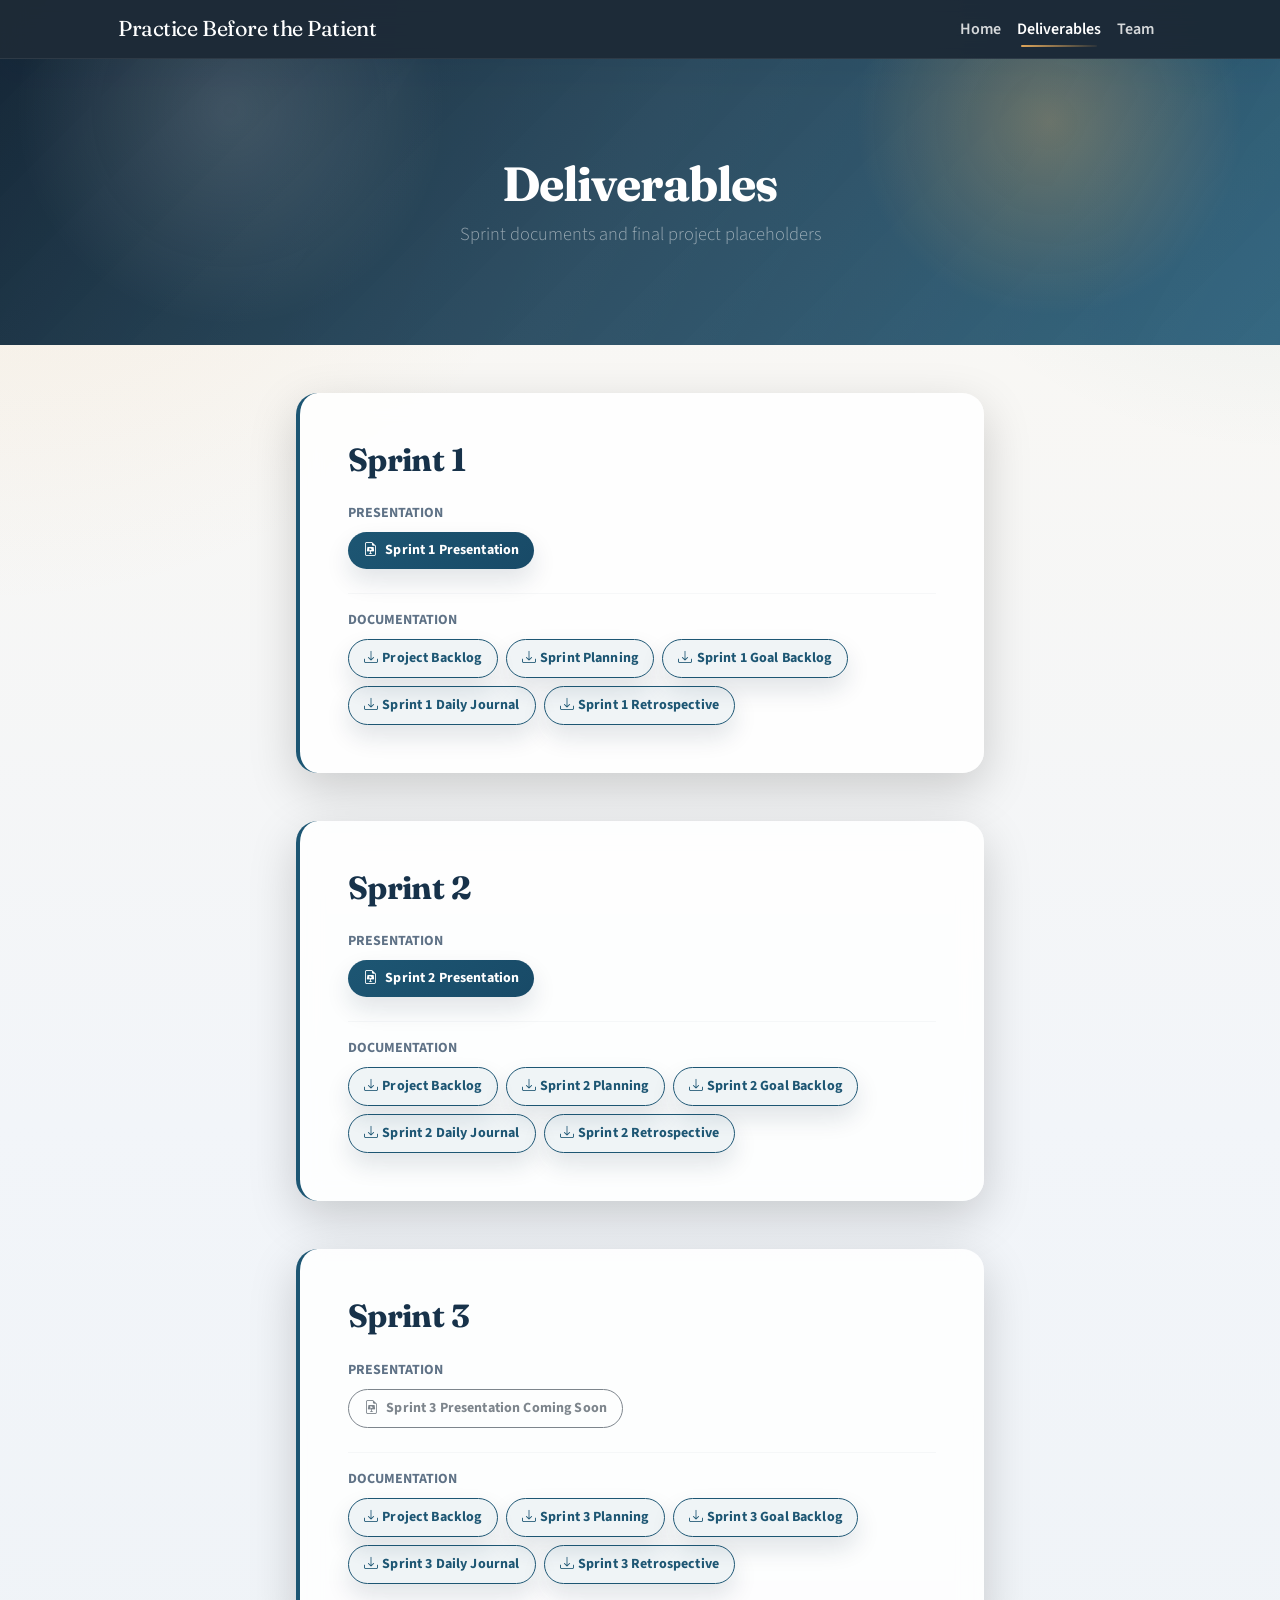
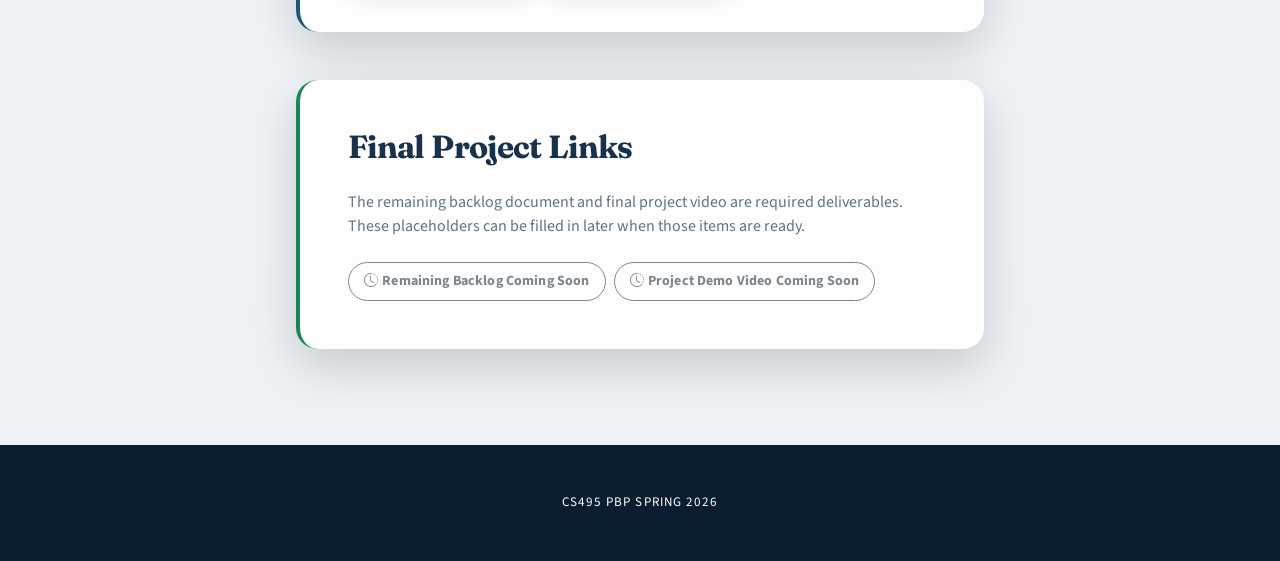
<file: deliverables.html>
<!DOCTYPE html>
<html lang="en">
    <head>
        <meta charset="utf-8" />
        <meta name="viewport" content="width=device-width, initial-scale=1, shrink-to-fit=no" />
        <meta name="description" content="" />
        <meta name="author" content="" />
        <title>Deliverables - Practice Before the Patient</title>
        <!-- Favicon-->
        <link rel="icon" type="image/x-icon" href="assets/favicon.ico" />
        <link rel="preconnect" href="https://fonts.googleapis.com" />
        <link rel="preconnect" href="https://fonts.gstatic.com" crossorigin />
        <link href="https://fonts.googleapis.com/css2?family=Fraunces:opsz,wght@9..144,600;9..144,700&family=Source+Sans+3:wght@400;500;600;700&display=swap" rel="stylesheet" />
        <!-- Bootstrap icons-->
        <link href="https://cdn.jsdelivr.net/npm/bootstrap-icons@1.4.1/font/bootstrap-icons.css" rel="stylesheet" />
        <!-- Core theme CSS (includes Bootstrap)-->
        <link href="css/styles.css" rel="stylesheet" />
    </head>
    <body>
        <!-- Responsive navbar-->
        <nav class="navbar navbar-expand-lg navbar-dark bg-dark">
            <div class="container px-5">
                <a class="navbar-brand" href="index.html">Practice Before the Patient</a>
                <button class="navbar-toggler" type="button" data-bs-toggle="collapse" data-bs-target="#navbarSupportedContent" aria-controls="navbarSupportedContent" aria-expanded="false" aria-label="Toggle navigation"><span class="navbar-toggler-icon"></span></button>
                <div class="collapse navbar-collapse" id="navbarSupportedContent">
                    <ul class="navbar-nav ms-auto mb-2 mb-lg-0">
                        <li class="nav-item"><a class="nav-link" href="index.html">Home</a></li>
                        <li class="nav-item"><a class="nav-link active" aria-current="page" href="deliverables.html">Deliverables</a></li>
                        <li class="nav-item"><a class="nav-link" href="team.html">Team</a></li>
                    </ul>
                </div>
            </div>
        </nav>

        <!-- Header-->
        <header class="bg-dark py-5">
            <div class="container px-5">
                <div class="row gx-5 justify-content-center">
                    <div class="col-lg-6">
                        <div class="text-center my-5">
                            <h1 class="display-5 fw-bolder text-white mb-2">Deliverables</h1>
                            <p class="lead text-white-50 mb-4">Sprint documents and final project placeholders</p>
                        </div>
                    </div>
                </div>
            </div>
        </header>

        <!-- Deliverables Content -->
        <section class="py-5">
            <div class="container px-5">
                <!-- Sprint 1 -->
                <div class="row mb-5">
                    <div class="col-lg-8 mx-auto">
                        <div class="card border-0 shadow-lg border-start border-primary" style="border-left-width: 4px !important;">
                            <div class="card-body p-5">
                                <h2 class="fw-bolder mb-4">Sprint 1</h2>
                                <div class="mb-4">
                                    <p class="text-uppercase text-muted small fw-bold mb-2">Presentation</p>
                                    <a class="btn btn-sm btn-primary" href="assets/Sprint1/Sprint 1 Presentation.pdf" download>
                                        <i class="bi bi-file-earmark-slides me-2"></i>Sprint 1 Presentation
                                    </a>
                                </div>
                                <hr class="my-3">
                                <div>
                                    <p class="text-uppercase text-muted small fw-bold mb-2">Documentation</p>
                                    <div class="d-flex flex-wrap gap-2">
                                        <a class="btn btn-sm btn-outline-primary" href="assets/Sprint1/ProjectBacklog.pdf" download>
                                            <i class="bi bi-download me-1"></i>Project Backlog
                                        </a>
                                        <a class="btn btn-sm btn-outline-primary" href="assets/Sprint1/Sprint_Planning.pdf" download>
                                            <i class="bi bi-download me-1"></i>Sprint Planning
                                        </a>
                                        <a class="btn btn-sm btn-outline-primary" href="assets/Sprint1/Sprint1GoalBacklog.pdf" download>
                                            <i class="bi bi-download me-1"></i>Sprint 1 Goal Backlog
                                        </a>
                                        <a class="btn btn-sm btn-outline-primary" href="assets/Sprint1/Sprint1DailyJournal.pdf" download>
                                            <i class="bi bi-download me-1"></i>Sprint 1 Daily Journal
                                        </a>
                                        <a class="btn btn-sm btn-outline-primary" href="assets/Sprint1/Sprint1Retrospective.pdf" download>
                                            <i class="bi bi-download me-1"></i>Sprint 1 Retrospective
                                        </a>
                                    </div>
                                </div>
                            </div>
                        </div>
                    </div>
                </div>

                <!-- Sprint 2 -->
                <div class="row mb-5">
                    <div class="col-lg-8 mx-auto">
                        <div class="card border-0 shadow-lg border-start border-primary" style="border-left-width: 4px !important;">
                            <div class="card-body p-5">
                                <h2 class="fw-bolder mb-4">Sprint 2</h2>
                                <div class="mb-4">
                                    <p class="text-uppercase text-muted small fw-bold mb-2">Presentation</p>
                                    <a class="btn btn-sm btn-primary" href="assets/presentations/PracticeBeforeThePatient_Sprint_Presentation_2.pptx" download>
                                        <i class="bi bi-file-earmark-slides me-2"></i>Sprint 2 Presentation
                                    </a>
                                </div>
                                <hr class="my-3">
                                <div>
                                    <p class="text-uppercase text-muted small fw-bold mb-2">Documentation</p>
                                    <div class="d-flex flex-wrap gap-2">
                                        <a class="btn btn-sm btn-outline-primary" href="assets/Sprint2/ProjectBacklog.xlsx" download>
                                            <i class="bi bi-download me-1"></i>Project Backlog
                                        </a>
                                        <a class="btn btn-sm btn-outline-primary" href="assets/Sprint2/Sprint2Planning.docx" download>
                                            <i class="bi bi-download me-1"></i>Sprint 2 Planning
                                        </a>
                                        <a class="btn btn-sm btn-outline-primary" href="assets/Sprint2/Sprint2GoalBacklog.docx" download>
                                            <i class="bi bi-download me-1"></i>Sprint 2 Goal Backlog
                                        </a>
                                        <a class="btn btn-sm btn-outline-primary" href="assets/Sprint2/Sprint2DailyJournal.docx" download>
                                            <i class="bi bi-download me-1"></i>Sprint 2 Daily Journal
                                        </a>
                                        <a class="btn btn-sm btn-outline-primary" href="assets/Sprint2/Sprint2Retrospective.docx" download>
                                            <i class="bi bi-download me-1"></i>Sprint 2 Retrospective
                                        </a>
                                    </div>
                                </div>
                            </div>
                        </div>
                    </div>
                </div>

                <!-- Sprint 3 -->
                <div class="row mb-5">
                    <div class="col-lg-8 mx-auto">
                        <div class="card border-0 shadow-lg border-start border-primary" style="border-left-width: 4px !important;">
                            <div class="card-body p-5">
                                <h2 class="fw-bolder mb-4">Sprint 3</h2>
                                <div class="mb-4">
                                    <p class="text-uppercase text-muted small fw-bold mb-2">Presentation</p>
                                    <a class="btn btn-sm btn-outline-secondary disabled" href="#" role="button" aria-disabled="true" tabindex="-1">
                                        <i class="bi bi-file-earmark-slides me-2"></i>Sprint 3 Presentation Coming Soon
                                    </a>
                                </div>
                                <hr class="my-3">
                                <div>
                                    <p class="text-uppercase text-muted small fw-bold mb-2">Documentation</p>
                                    <div class="d-flex flex-wrap gap-2">
                                        <a class="btn btn-sm btn-outline-primary" href="assets/Sprint3/ProjectBacklog.xlsx" download>
                                            <i class="bi bi-download me-1"></i>Project Backlog
                                        </a>
                                        <a class="btn btn-sm btn-outline-primary" href="assets/Sprint3/Sprint3Planning.docx" download>
                                            <i class="bi bi-download me-1"></i>Sprint 3 Planning
                                        </a>
                                        <a class="btn btn-sm btn-outline-primary" href="assets/Sprint3/Sprint3GoalBacklog.docx" download>
                                            <i class="bi bi-download me-1"></i>Sprint 3 Goal Backlog
                                        </a>
                                        <a class="btn btn-sm btn-outline-primary" href="assets/Sprint3/Sprint3DailyJournal.docx" download>
                                            <i class="bi bi-download me-1"></i>Sprint 3 Daily Journal
                                        </a>
                                        <a class="btn btn-sm btn-outline-primary" href="assets/Sprint3/Sprint3Retrospective.docx" download>
                                            <i class="bi bi-download me-1"></i>Sprint 3 Retrospective
                                        </a>
                                    </div>
                                </div>
                            </div>
                        </div>
                    </div>
                </div>

                <!-- Final Project Links -->
                <div class="row mb-5">
                    <div class="col-lg-8 mx-auto">
                        <div class="card border-0 shadow-lg border-start border-success" style="border-left-width: 4px !important;">
                            <div class="card-body p-5">
                                <h2 class="fw-bolder mb-4">Final Project Links</h2>
                                <p class="text-muted mb-4">The remaining backlog document and final project video are required deliverables. These placeholders can be filled in later when those items are ready.</p>
                                <div class="d-flex flex-wrap gap-2">
                                    <a class="btn btn-sm btn-outline-secondary disabled" href="#" role="button" aria-disabled="true" tabindex="-1">
                                        <i class="bi bi-clock-history me-1"></i>Remaining Backlog Coming Soon
                                    </a>
                                    <a class="btn btn-sm btn-outline-secondary disabled" href="#" role="button" aria-disabled="true" tabindex="-1">
                                        <i class="bi bi-clock-history me-1"></i>Project Demo Video Coming Soon
                                    </a>
                                </div>
                            </div>
                        </div>
                    </div>
                </div>
            </div>
        </section>

        <!-- Footer-->
        <footer class="py-5 bg-dark">
            <div class="container px-5"><p class="m-0 text-center text-white">CS495 PBP Spring 2026</p></div>
        </footer>

        <!-- Bootstrap core JS-->
        <script src="https://cdn.jsdelivr.net/npm/bootstrap@5.2.3/dist/js/bootstrap.bundle.min.js"></script>
        <!-- Core theme JS-->
        <script src="js/scripts.js"></script>
    </body>
</html>
</file>
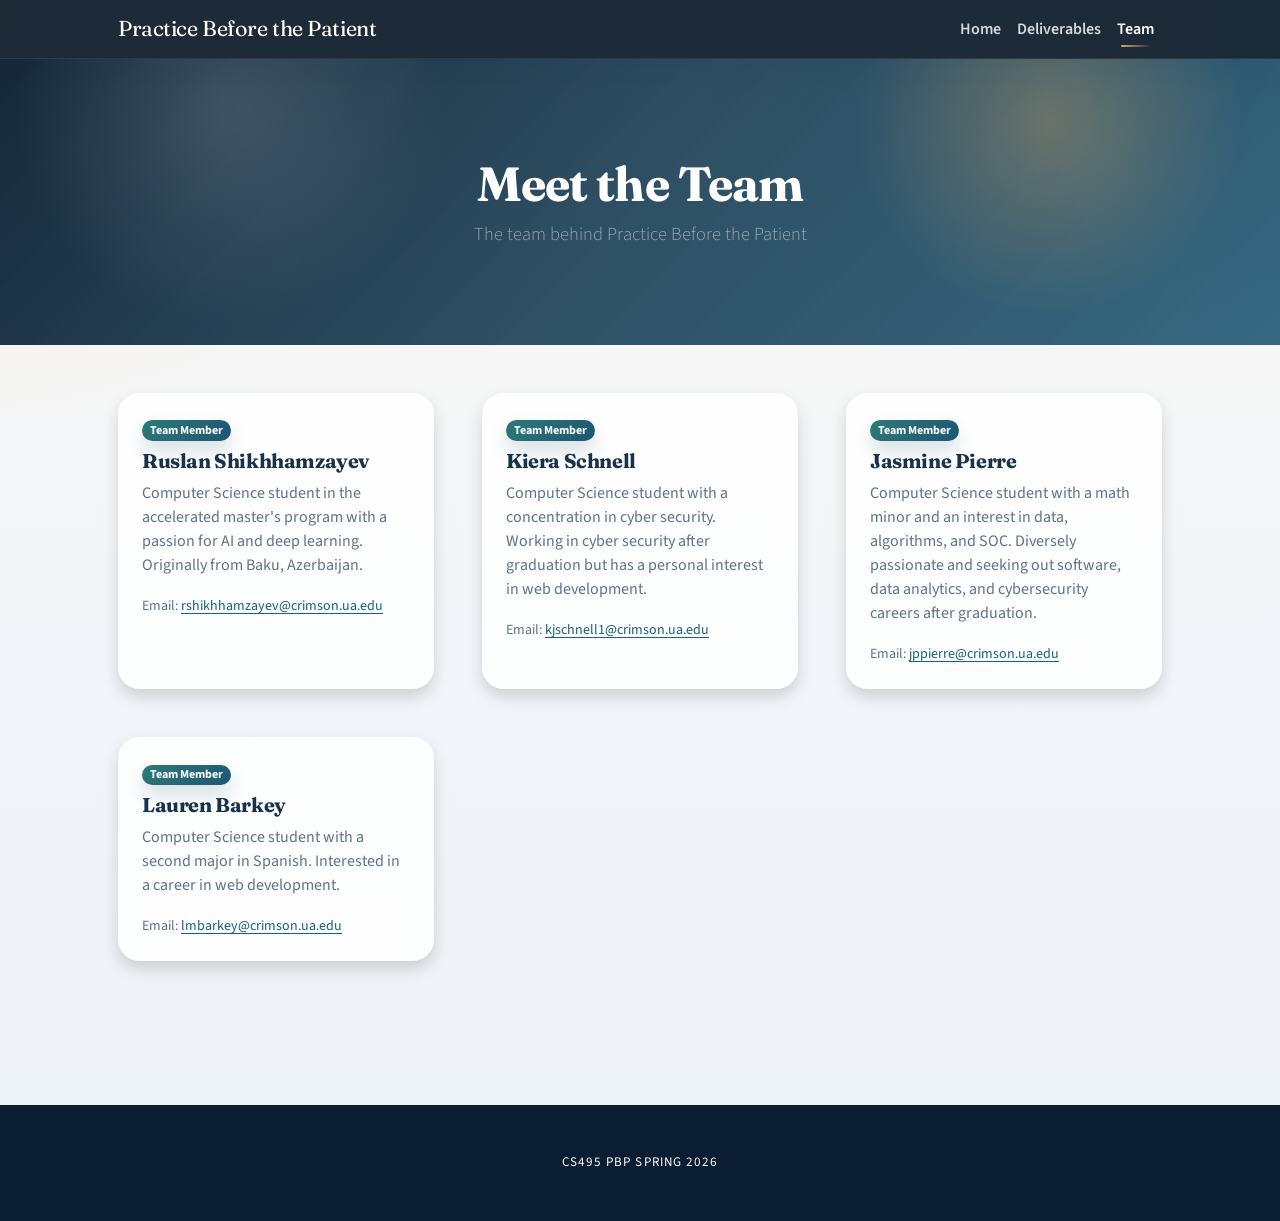
<file: team.html>
<!DOCTYPE html>
<html lang="en">
    <head>
        <meta charset="utf-8" />
        <meta name="viewport" content="width=device-width, initial-scale=1, shrink-to-fit=no" />
        <meta name="description" content="" />
        <meta name="author" content="" />
        <title>Team - Practice Before the Patient</title>
        <!-- Favicon-->
        <link rel="icon" type="image/x-icon" href="assets/favicon.ico" />
        <link rel="preconnect" href="https://fonts.googleapis.com" />
        <link rel="preconnect" href="https://fonts.gstatic.com" crossorigin />
        <link href="https://fonts.googleapis.com/css2?family=Fraunces:opsz,wght@9..144,600;9..144,700&family=Source+Sans+3:wght@400;500;600;700&display=swap" rel="stylesheet" />
        <!-- Bootstrap icons-->
        <link href="https://cdn.jsdelivr.net/npm/bootstrap-icons@1.4.1/font/bootstrap-icons.css" rel="stylesheet" />
        <!-- Core theme CSS (includes Bootstrap)-->
        <link href="css/styles.css" rel="stylesheet" />
    </head>
    <body>
        <!-- Responsive navbar-->
        <nav class="navbar navbar-expand-lg navbar-dark bg-dark">
            <div class="container px-5">
                <a class="navbar-brand" href="index.html">Practice Before the Patient</a>
                <button class="navbar-toggler" type="button" data-bs-toggle="collapse" data-bs-target="#navbarSupportedContent" aria-controls="navbarSupportedContent" aria-expanded="false" aria-label="Toggle navigation"><span class="navbar-toggler-icon"></span></button>
                <div class="collapse navbar-collapse" id="navbarSupportedContent">
                    <ul class="navbar-nav ms-auto mb-2 mb-lg-0">
                        <li class="nav-item"><a class="nav-link" href="index.html">Home</a></li>
                        <li class="nav-item"><a class="nav-link" href="deliverables.html">Deliverables</a></li>
                        <li class="nav-item"><a class="nav-link active" aria-current="page" href="team.html">Team</a></li>
                    </ul>
                </div>
            </div>
        </nav>

        <!-- Header-->
        <header class="bg-dark py-5">
            <div class="container px-5">
                <div class="row gx-5 justify-content-center">
                    <div class="col-lg-6">
                        <div class="text-center my-5">
                            <h1 class="display-5 fw-bolder text-white mb-2">Meet the Team</h1>
                            <p class="lead text-white-50 mb-4">The team behind Practice Before the Patient</p>
                        </div>
                    </div>
                </div>
            </div>
        </header>

        <!-- Team Members -->
        <section class="py-5">
            <div class="container px-5">
                <div class="row gx-5 row-cols-1 row-cols-sm-2 row-cols-lg-3 mb-5">
                    <!-- Team Member 1 -->
                    <div class="col mb-5">
                        <div class="card h-100 shadow border-0">
                            <div class="card-body p-4">
                                <div class="badge bg-primary bg-gradient rounded-pill mb-2">Team Member</div>
                                <h5 class="card-title fw-bolder">Ruslan Shikhhamzayev</h5>
                                <p class="card-text text-muted">Computer Science student in the accelerated master's program with a passion for AI and deep learning. Originally from Baku, Azerbaijan.</p>
                                <p class="card-text">
                                    <small class="text-muted">Email: <a href="mailto:rshikhhamzayev@crimson.ua.edu">rshikhhamzayev@crimson.ua.edu</a></small>
                                </p>
                            </div>
                        </div>
                    </div>

                    <!-- Team Member 2 -->
                    <div class="col mb-5">
                        <div class="card h-100 shadow border-0">
                            <div class="card-body p-4">
                                <div class="badge bg-primary bg-gradient rounded-pill mb-2">Team Member</div>
                                <h5 class="card-title fw-bolder">Kiera Schnell</h5>
                                <p class="card-text text-muted">Computer Science student with a concentration in cyber security. Working in cyber security after graduation but has a personal interest in web development.</p>
                                <p class="card-text">
                                    <small class="text-muted">Email: <a href="mailto:email@example.com">kjschnell1@crimson.ua.edu</a></small>
                                </p>
                            </div>
                        </div>
                    </div>

                    <!-- Team Member 3 -->
                    <div class="col mb-5">
                        <div class="card h-100 shadow border-0">
                            <div class="card-body p-4">
                                <div class="badge bg-primary bg-gradient rounded-pill mb-2">Team Member</div>
                                <h5 class="card-title fw-bolder">Jasmine Pierre</h5>
                                <p class="card-text text-muted">Computer Science student with a math minor and an interest in data, algorithms, and SOC. Diversely passionate and seeking out software, data analytics, and cybersecurity careers after graduation.</p>
                                <p class="card-text">
                                    <small class="text-muted">Email: <a href="mailto:jppierre@crimson.ua.edu">jppierre@crimson.ua.edu</a></small>
                                </p>
                            </div>
                        </div>
                    </div>

                    <!-- Team Member 4 -->
                    <div class="col mb-5">
                        <div class="card h-100 shadow border-0">
                            <div class="card-body p-4">
                                <div class="badge bg-primary bg-gradient rounded-pill mb-2">Team Member</div>
                                <h5 class="card-title fw-bolder">Lauren Barkey</h5>
                                <p class="card-text text-muted">Computer Science student with a second major in Spanish. Interested in a career in web development.</p>
                                <p class="card-text">
                                    <small class="text-muted">Email: <a href="mailto:email@example.com">lmbarkey@crimson.ua.edu</a></small>
                                </p>
                            </div>
                        </div>
                    </div>
                </div>
            </div>
        </section>

        <!-- Footer-->
        <footer class="py-5 bg-dark">
            <div class="container px-5"><p class="m-0 text-center text-white">CS495 PBP Spring 2026</p></div>
        </footer>

        <!-- Bootstrap core JS-->
        <script src="https://cdn.jsdelivr.net/npm/bootstrap@5.2.3/dist/js/bootstrap.bundle.min.js"></script>
        <!-- Core theme JS-->
        <script src="js/scripts.js"></script>
    </body>
</html>
</file>
